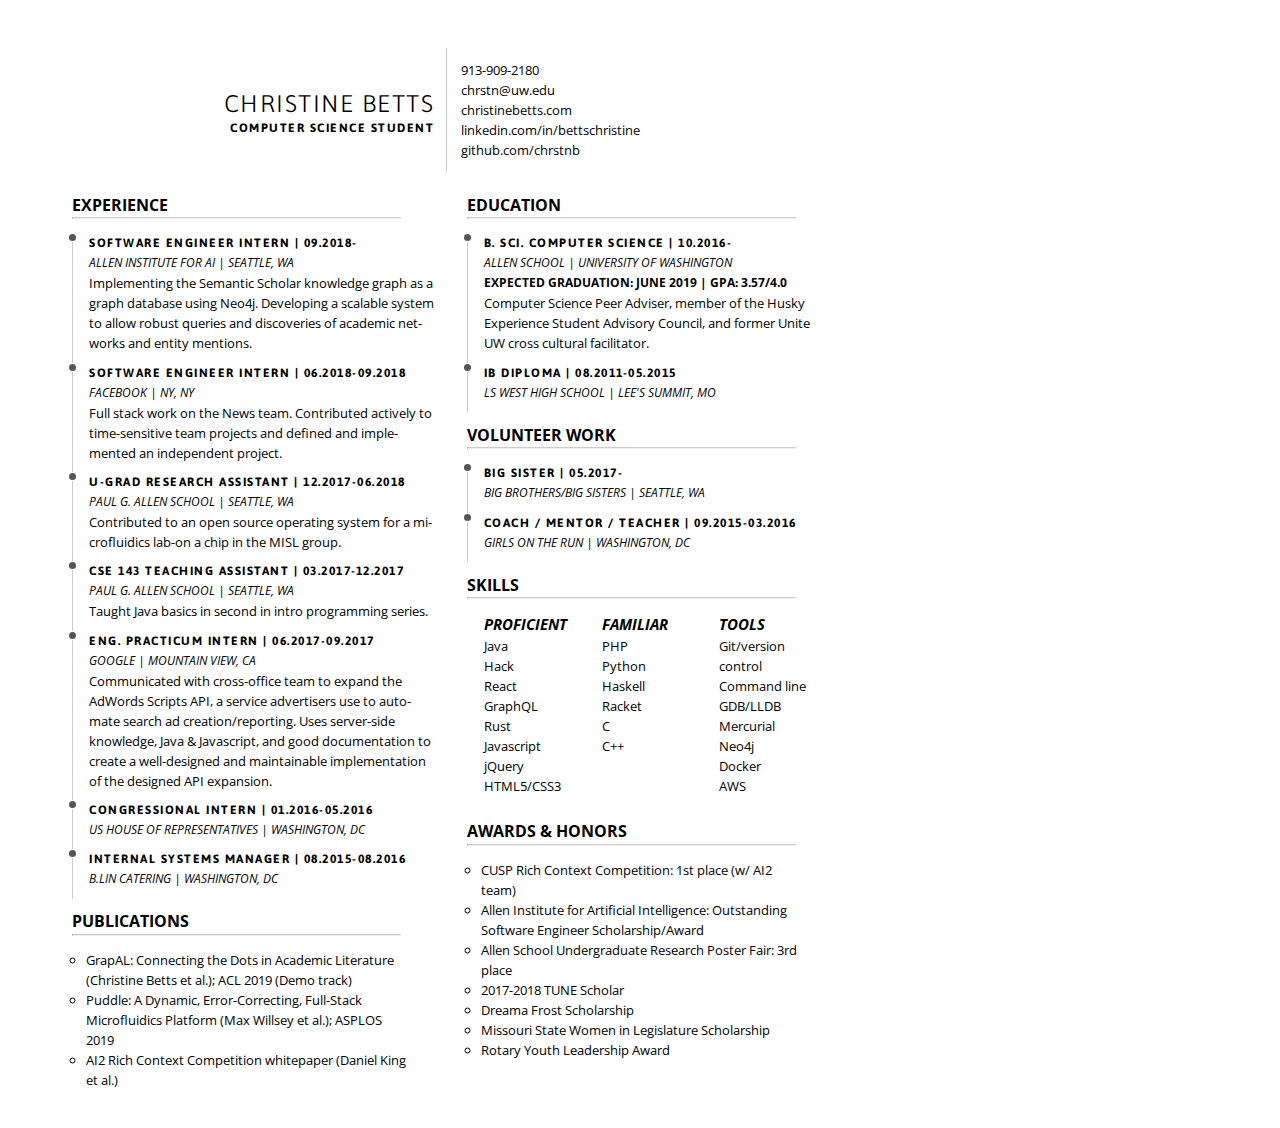
<file: index.html>
<!DOCTYPE html>
<html>
  <head>
    <meta charset="utf-8" />
    <link href="https://fonts.googleapis.com/css?family=Asap|Open+Sans" rel="stylesheet">
    <link rel="stylesheet" type="text/css" href="style.css" />
    <script src="https://ajax.googleapis.com/ajax/libs/jquery/2.1.3/jquery.min.js"></script>
    <script type="text/javascript" src="resume.json"></script>
    <script type="text/javascript" src="script.js"></script>

  </head>
  <body lang="en">
    <section id="main">
      <div id="head">
        <div id="hLeft">
          <h1 id="name"></h1>
          <h2 id="title"></h2>
        </div>
        <div class="vertical"></div>
        <span id="hRight">
        </span>
      </div>
      <section class="bod">
        <section class="main-block" id="work">
          <h2>Experience</h2>
          <hr>
        </section>

        <section class="main-block">
          <h2>Publications</h2>
          <hr>
          <div class="details">
            <ul id="strengths"></ul>
          </div>
        </section>

        <section class="main-block" id="education">
          <h2>Education</h2>
          <hr>
        </section>

        <section class="main-block" id="volunteer">
          <h2>Volunteer Work</h2>
          <hr>
        </section>
    
        <section class="main-block">
          <h2>Skills</h2>
          <hr>
          <section class="blocks" id="skills">
            <div class="details" id="skillBox">
              <div class="skill">
                <h3>Proficient</h3>
                <ul id="proficient">
                </ul>
              </div>
              <div class="skill">
                <h3>Familiar</h3>
                <ul id="familiar">
                </ul>
              </div>
              <div class="skill">
                <h3>Tools</h3>
                <ul id="tools">
                </ul>
              </div>
            </div>
          </section>
        </section>

        <section class="main-block">
          <h2>Awards &amp; Honors</h2>
          <hr>
          <div class="details">
            <ul id="awards"></ul>
          </div>
        </section>

    </section>
    </section>
  </body>
</html>
</file>
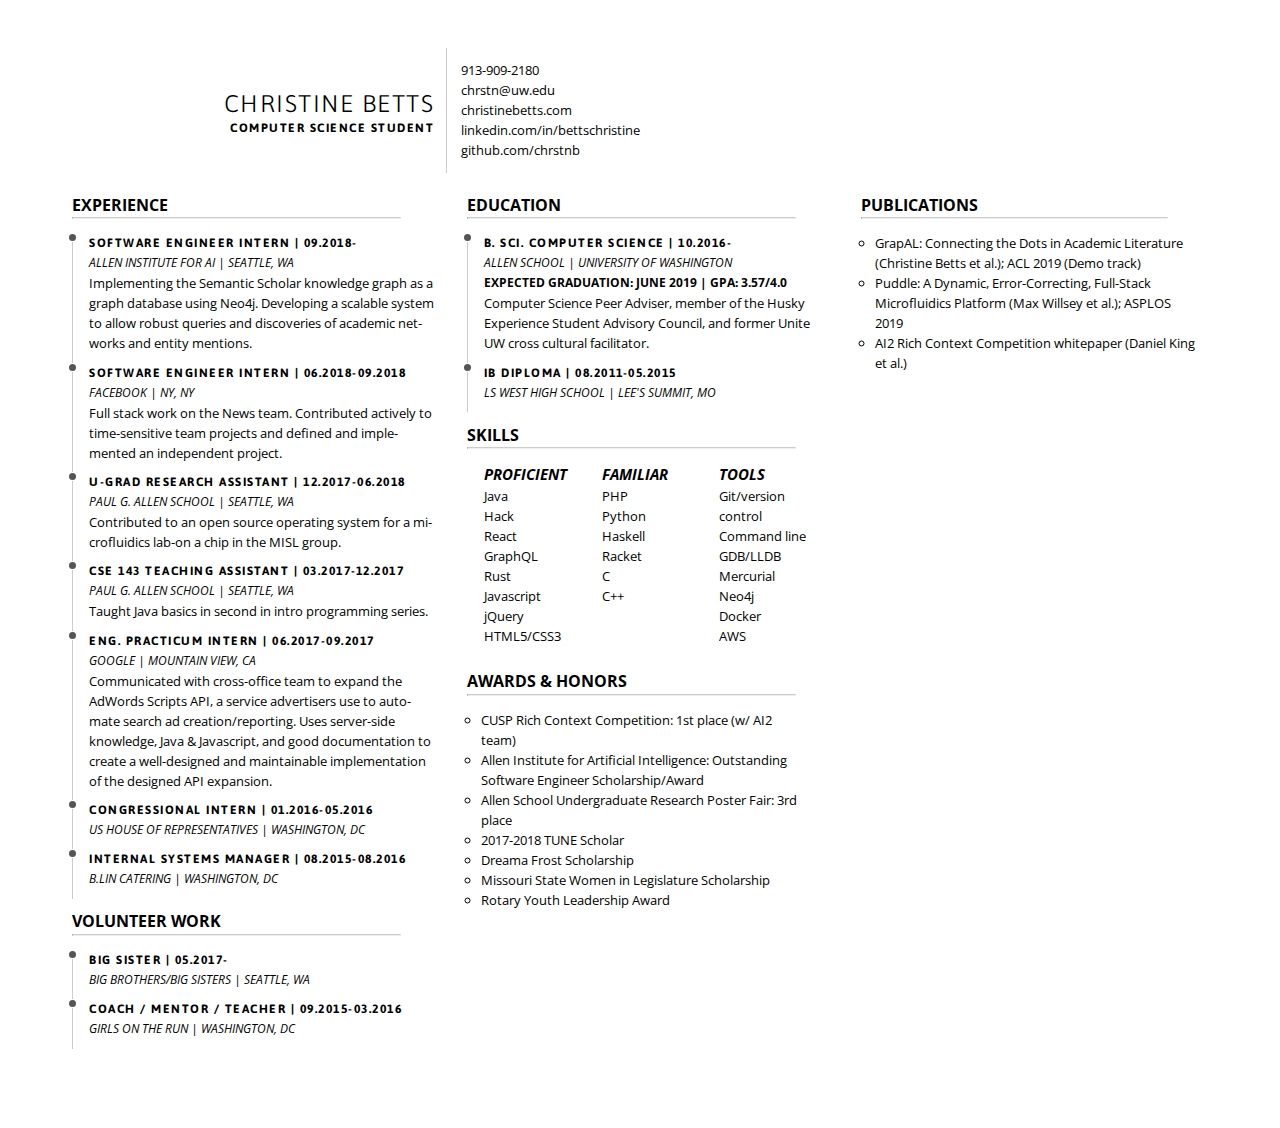
<file: resume.html>
<!DOCTYPE html>
<html>
  <head>
    <meta charset="utf-8" />
    <link href="https://fonts.googleapis.com/css?family=Asap|Open+Sans" rel="stylesheet">
    <link rel="stylesheet" type="text/css" href="style.css" />
    <script src="https://ajax.googleapis.com/ajax/libs/jquery/2.1.3/jquery.min.js"></script>
    <script type="text/javascript" src="resume.json"></script>
    <script type="text/javascript" src="script.js"></script>

  </head>
  <body lang="en">
    <section id="main">
      <div id="head">
        <div id="hLeft">
          <h1 id="name"></h1>
          <h2 id="title"></h2>
        </div>
        <div class="vertical"></div>
        <span id="hRight">
        </span>
      </div>
      <section class="bod">
        <section class="main-block" id="work">
          <h2>Experience</h2>
          <hr>
        </section>

        <section class="main-block" id="volunteer">
          <h2>Volunteer Work</h2>
          <hr>
        </section>

        <section class="main-block" id="education">
          <h2>Education</h2>
          <hr>
        </section>

        <section class="main-block">
          <h2>Skills</h2>
          <hr>
          <section class="blocks" id="skills">
            <div class="details" id="skillBox">
              <div class="skill">
                <h3>Proficient</h3>
                <ul id="proficient">
                </ul>
              </div>
              <div class="skill">
                <h3>Familiar</h3>
                <ul id="familiar">
                </ul>
              </div>
              <div class="skill">
                <h3>Tools</h3>
                <ul id="tools">
                </ul>
              </div>
            </div>
          </section>
        </section>

        <section class="main-block">
          <h2>Awards &amp; Honors</h2>
          <hr>
          <div class="details">
            <ul id="awards"></ul>
          </div>
        </section>

        <section class="main-block">
          <h2>Publications</h2>
          <hr>
          <div class="details">
            <ul id="strengths"></ul>
          </div>
        </section>

    </section>
    </section>
  </body>
</html>
</file>
<file: style.css>
html {
  display:block;
  padding:.25in;
  padding-left:.5in;
}

@page{
  size: letter portrait;
  margin: 0;
}

*{
  box-sizing: border-box;
}

:root{
  --gray: #ccc;
  --page-width: 8.5in;
  --page-height: 11in;
  --main-width: 8in;
  --decorator-horizontal-margin: 0.15in;
  --bod-width: 8in;

  --decorator-outer-offset-top: 0px;
  --decorator-outer-offset-left: -4.55px;
  --decorator-border-width: 1px;
  --decorator-outer-dim: 9px;
  --decorator-border: 1px solid #ccc;
  --head-height: 1.3in;

  --row-blocks-padding-top: 7pt;

  --main-blocks-title-icon-offset-left: -10pt;
}

body {
  width: var(--page-width);
  height: var(--page-height);
  margin: 0;
  font-family: 'Open Sans', sans-serif;
  line-height: 1;
  color: #000;
  hyphens: auto;
}

h1, h2, h3{
  margin: 0;
  color: #000;
}
ul {
  margin:0px;
  padding:0px;
}
li{
  list-style-type: none;
}

#main{
  float: left;
  width: var(--main-width);
  padding: 0.25in 0.25in 0 0.25in;
  font-size: 7pt;
}

#head {
  display: flex;
  justify-content: center;
  align-items:center;
  align-content:center;
  height: var(--head-height);
  padding: 30px;
}
#head h1 {
  font-weight: 300;
  font-size: 18pt;
  line-height: 1.5;
}

#head h2 {
  font-size: 9pt;
}

#hLeft {
  order: 1;
  text-transform: uppercase;
  text-align: right;
  margin:12px;
  font-family: 'Asap', sans-serif;
  letter-spacing: 1.5px;


}

#hRight {
  order: 3;
  text-transform: lowercase;
  text-align:left;
  margin:12px;
  font-size:12px;
  line-height: 19px;
}

.vertical {
  order: 2;
  position: relative;
  width: 2pt;
  height: var(--head-height);
  border-left: var(--decorator-border);

}


.bod {
  display:flex;
  flex-wrap:wrap;
  flex-direction:column;
  height: calc(var(--page-height) - var(--head-height));
  width:calc(var(--main-width) - 20);
}

.bod h2 {
  text-transform: uppercase;
  font-size:12pt;
}

.main-block {
  display:flex;
  flex-wrap:wrap;
  flex-direction:column;
  padding-top:.25in;
  padding-right:.3in;
}

.job, .date {
  text-transform:uppercase;
  font-size: 12px;
  font-weight:bolder;
  line-height:20px;
  font-family: 'Asap', sans-serif;
  letter-spacing: 1.5px;
}

.place:after, .job:after {
  content:' | ';
}

.place, .location {
  text-transform:uppercase;
  font-style:italic;
  font-size:12px;
  line-height: 20px
}

.decorator {
  position: relative;
  width: 2pt;
  min-height: 100%;
  border-left: var(--decorator-border);
  margin-top: calc(var(--row-blocks-padding-top)) !important;
  margin-bottom: -.25in;

}

.blocks:last-child .decorator{
  margin-bottom: 0in;
}

.blocks {
  display: flex;
  width: calc(var(--main-width) / 2.1);
}

.blocks > div { 
  padding-top: var(--row-blocks-padding-top);
}

.decorator::before {
  position: absolute;
  top: var(--decorator-outer-offset-top);
  left: var(--decorator-outer-offset-left);
  content: ' ';
  display: block;
  width: var(--decorator-outer-dim);
  height: var(--decorator-outer-dim);
  border-radius: calc(var(--decorator-outer-dim) / 2);
  background-color: #fff;
}

.decorator::after{
  position: absolute;
  top: calc(var(--decorator-outer-offset-top) + var(--decorator-border-width));
  left: calc(var(--decorator-outer-offset-left) + var(--decorator-border-width));
  content: ' ';
  display: block;
  width: calc(var(--decorator-outer-dim) - (var(--decorator-border-width) * 2));
  height: calc(var(--decorator-outer-dim) - (var(--decorator-border-width) * 2));
  border-radius: calc((var(--decorator-outer-dim) - (var(--decorator-border-width) * 2)) / 2);
  background-color: #555;
}

.details {
  width: calc((var(--main-width)/2) - (var(--decorator-horizontal-margin) * 3));
  flex: 1 0 0;
  padding-left: var(--decorator-horizontal-margin);
  padding-top: calc(var(--row-blocks-padding-top)) !important;
}

#skillBox {
  display: flex;
}

.skill {
  width: 32%;
  margin: 1%; 
}

.description, li {
  font-size:9.5pt;
  line-height:20px;
}

#awards li, #strengths li {
    list-style-type: circle;  
}

.grad, .gpa {
  text-transform:uppercase;
  font-size: 12px;
  font-weight:bolder;
  line-height:20px;
}

.grad:before {
  content:'EXPECTED GRADUATION: ';
}

.grad:after {
  content:' | ';
}

.gpa:before {
  content:'GPA: ';
}

.skill h3 {
  font-size:15px;
  font-weight:bolder;
  text-transform:uppercase;
  font-style:italic;
  padding-bottom:4px;
}

hr { 
  border-top: 1px solid var(--gray);
  margin-right:10%;
  margin-left:0;
  width:329.13;

}
</file>
